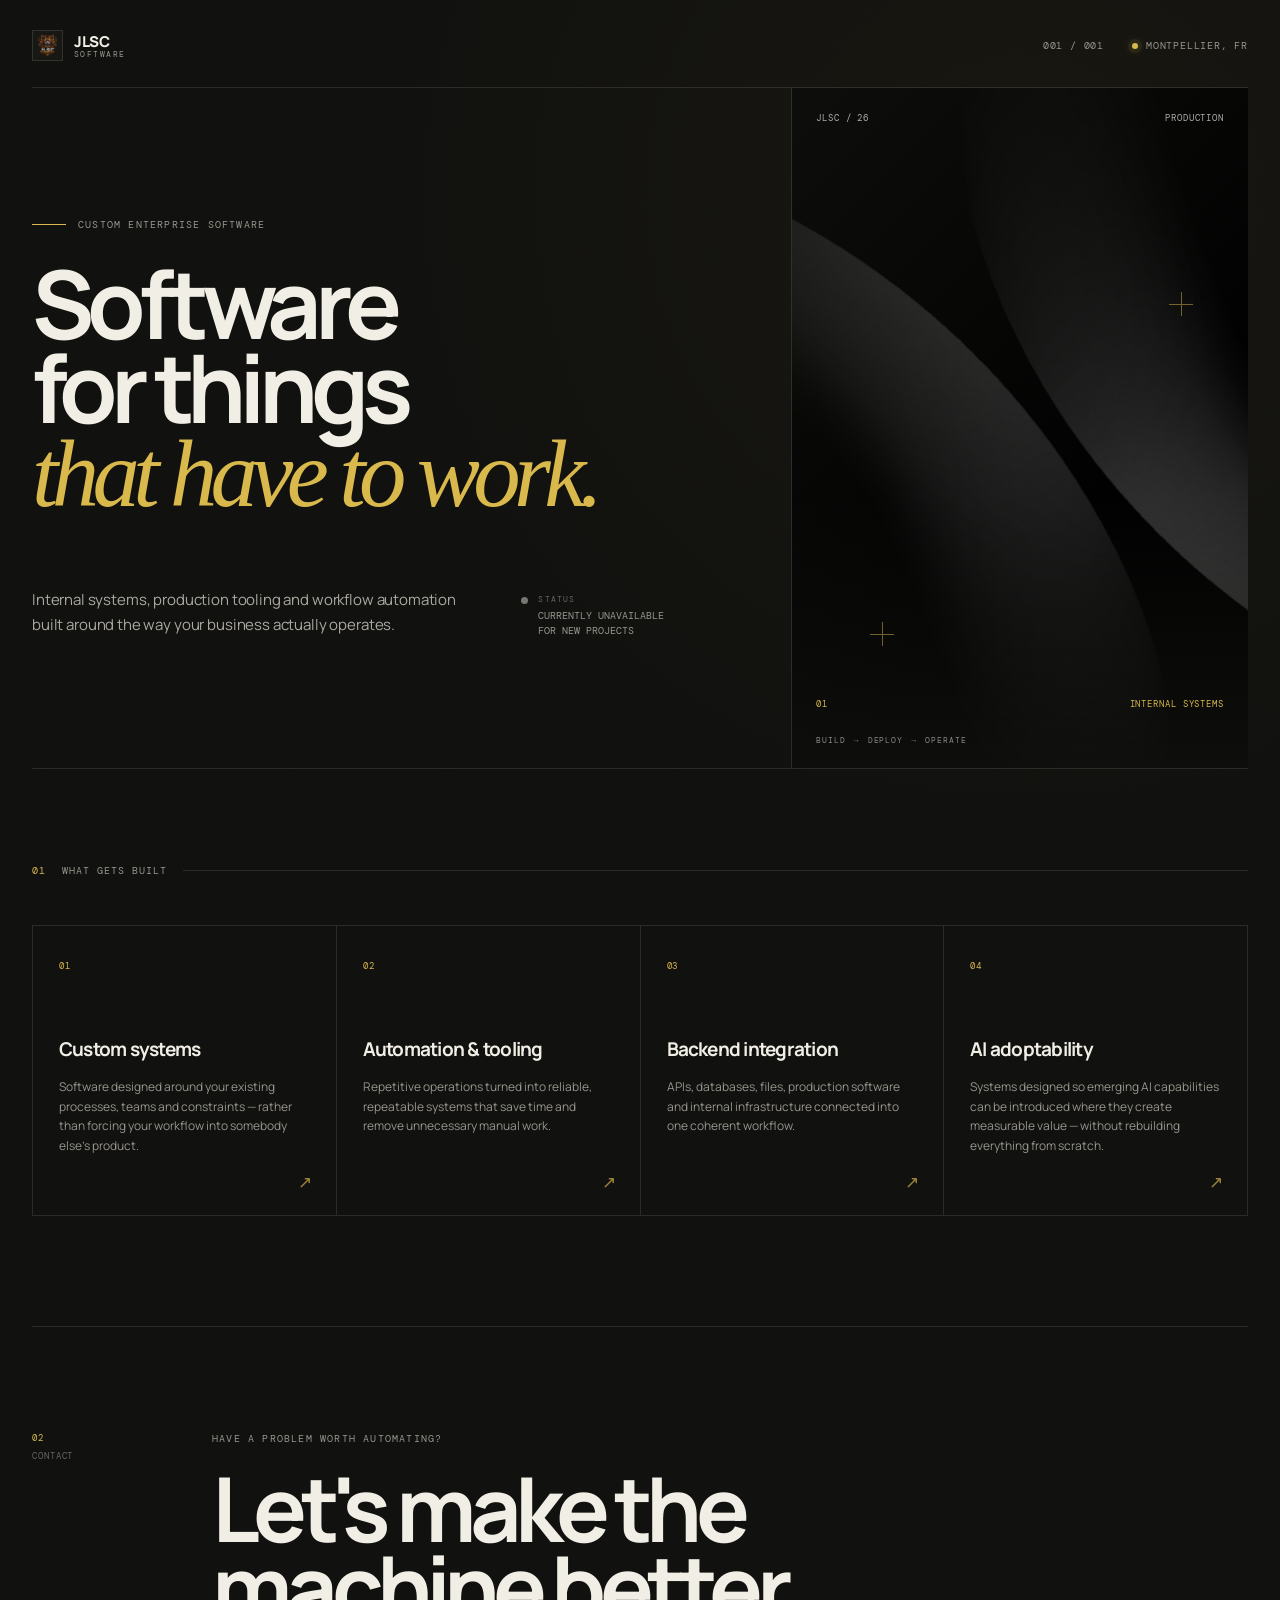
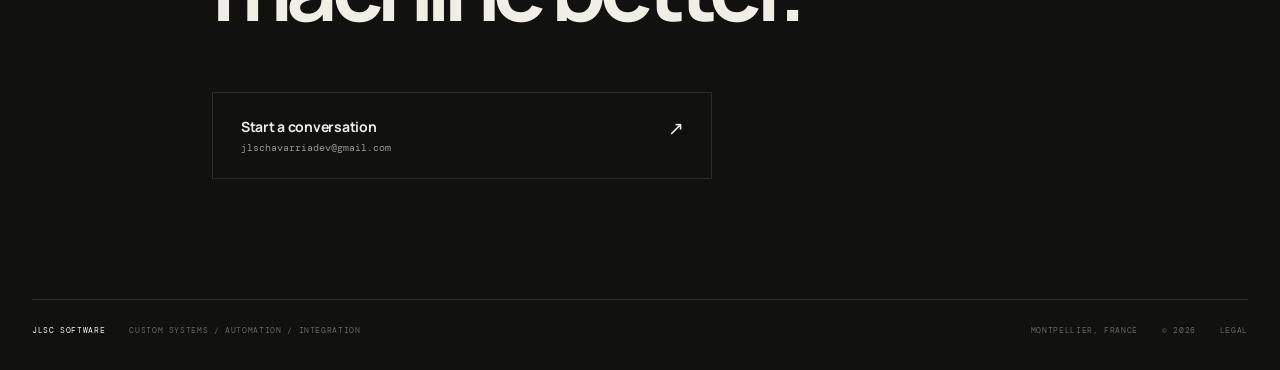
<file: index.html>
<!doctype html>
<html lang="en">

<head>
    <meta charset="utf-8" />
    <meta name="viewport" content="width=device-width, initial-scale=1, viewport-fit=cover" />

    <title>JLSC Software — Systems built for production</title>

    <meta
        name="description"
        content="JLSC Software — Custom internal systems, workflow automation and production tooling. Montpellier, France."
    />

    <meta name="theme-color" content="#11110f" />

    <link rel="icon" type="image/png" sizes="32x32" href="./logo.png" />
    <link rel="apple-touch-icon" sizes="180x180" href="./logo.png" />

    <!-- Fonts -->
    <link rel="preconnect" href="https://fonts.googleapis.com" />
    <link rel="preconnect" href="https://fonts.gstatic.com" crossorigin />

    <link
        href="https://fonts.googleapis.com/css2?family=DM+Mono:wght@300;400;500&family=Manrope:wght@400;500;600;700;800&display=swap"
        rel="stylesheet"
    />

    <style>

        /* =========================================================
           JLSC SOFTWARE
           ========================================================= */

        :root {
            --bg: #11110f;
            --bg-soft: #171714;

            --text: #f1eee5;
            --muted: #97958d;
            --muted-dark: #66655f;

            --accent: #d9b84c;
            --accent-soft: rgba(217, 184, 76, 0.15);

            --line: rgba(241, 238, 229, 0.12);
            --line-soft: rgba(241, 238, 229, 0.07);

            --serif: Georgia, "Times New Roman", serif;

            --sans:
                "Manrope",
                -apple-system,
                BlinkMacSystemFont,
                "Segoe UI",
                sans-serif;

            --mono:
                "DM Mono",
                "SFMono-Regular",
                Consolas,
                monospace;

            --max-width: 1440px;
        }


        /* =========================================================
           RESET
           ========================================================= */

        * {
            box-sizing: border-box;
        }

        html {
            min-height: 100%;
            background: var(--bg);
            scroll-behavior: smooth;
        }

        body {
            min-height: 100vh;
            margin: 0;

            background:
                radial-gradient(
                    circle at 80% 10%,
                    rgba(217, 184, 76, 0.035),
                    transparent 32%
                ),
                var(--bg);

            color: var(--text);

            font-family: var(--sans);

            overflow-x: hidden;
        }

        a {
            color: inherit;
        }

        a,
        button {
            -webkit-tap-highlight-color: transparent;
        }


        /* =========================================================
           ATMOSPHERE
           ========================================================= */

        .noise {
            position: fixed;
            inset: 0;

            z-index: 20;

            pointer-events: none;

            opacity: 0.035;

            background-image: url("data:image/svg+xml,%3Csvg viewBox='0 0 180 180' xmlns='http://www.w3.org/2000/svg'%3E%3Cfilter id='n'%3E%3CfeTurbulence type='fractalNoise' baseFrequency='.9' numOctaves='4' stitchTiles='stitch'/%3E%3C/filter%3E%3Crect width='100%25' height='100%25' filter='url(%23n)' opacity='.8'/%3E%3C/svg%3E");

            mix-blend-mode: soft-light;
        }


        .grid {
            position: fixed;
            inset: 0;

            pointer-events: none;

            opacity: 0.035;

            background-image:
                linear-gradient(
                    90deg,
                    transparent 49.9%,
                    rgba(255,255,255,0.5) 50%,
                    transparent 50.1%
                ),
                linear-gradient(
                    0deg,
                    transparent 49.9%,
                    rgba(255,255,255,0.5) 50%,
                    transparent 50.1%
                );

            background-size: 120px 120px;
        }


        /* =========================================================
           SITE
           ========================================================= */

        .site {
            position: relative;

            width: min(
                var(--max-width),
                calc(100% - 64px)
            );

            margin: 0 auto;

            padding: 30px 0 34px;
        }


        /* =========================================================
           HEADER
           ========================================================= */

        .header {
            display: flex;

            align-items: center;
            justify-content: space-between;

            padding-bottom: 26px;

            border-bottom: 1px solid var(--line);

            animation: appear 0.8s ease both;
        }


        .identity {
            display: inline-flex;

            align-items: center;

            gap: 11px;

            text-decoration: none;
        }


        .identity-mark {
            width: 31px;
            height: 31px;

            display: grid;
            place-items: center;

            overflow: hidden;

            border: 1px solid var(--line);

            background: #171714;
        }


        .identity-mark img {
            width: 100%;
            height: 100%;

            object-fit: contain;
        }


        .identity-text {
            display: flex;

            flex-direction: column;

            gap: 1px;

            line-height: 1;
        }


        .identity-text strong {
            font-size: 15px;

            font-weight: 800;

            letter-spacing: -0.03em;
        }


        .identity-text span {
            color: var(--muted);

            font-family: var(--mono);

            font-size: 8px;

            letter-spacing: 0.18em;
        }


        .header-meta {
            display: flex;

            align-items: center;

            gap: 28px;

            color: var(--muted);

            font-family: var(--mono);

            font-size: 10px;

            letter-spacing: 0.08em;

            text-transform: uppercase;
        }


        .location {
            display: flex;

            align-items: center;

            gap: 8px;
        }


        .location i {
            width: 6px;
            height: 6px;

            border-radius: 50%;

            background: var(--accent);

            box-shadow:
                0 0 0 4px rgba(217,184,76,0.08),
                0 0 12px rgba(217,184,76,0.4);
        }


        /* =========================================================
           HERO
           ========================================================= */

        .hero {
            display: grid;

            grid-template-columns:
                minmax(0, 1.25fr)
                minmax(360px, 0.75fr);

            min-height: 680px;

            border-bottom: 1px solid var(--line);

            animation: appear 0.9s 0.08s ease both;
        }


        .hero-copy {
            display: flex;

            flex-direction: column;

            justify-content: center;

            padding:
                90px
                clamp(40px, 7vw, 110px)
                90px
                0;

            border-right: 1px solid var(--line);
        }


        .eyebrow {
            display: flex;

            align-items: center;

            gap: 12px;

            margin-bottom: 30px;

            color: var(--muted);

            font-family: var(--mono);

            font-size: 10px;

            letter-spacing: 0.12em;

            text-transform: uppercase;
        }


        .eyebrow-line {
            width: 34px;
            height: 1px;

            background: var(--accent);
        }


        .hero h1 {
            max-width: 850px;

            margin: 0;

            font-size:
                clamp(
                    60px,
                    7.4vw,
                    112px
                );

            line-height: 0.88;

            letter-spacing: -0.075em;

            font-weight: 700;
        }


        .hero h1 em {
            color: var(--accent);

            font-family: var(--serif);

            font-weight: 400;

            letter-spacing: -0.07em;
        }


        .hero-bottom {
            display: grid;

            grid-template-columns:
                minmax(240px, 1fr)
                auto;

            gap: 50px;

            align-items: end;

            margin-top: 70px;

            max-width: 760px;
        }


        .intro {
            max-width: 470px;

            margin: 0;

            color: #aaa8a0;

            font-size: 15px;

            line-height: 1.7;

            letter-spacing: -0.01em;
        }


        /* =========================================================
           AVAILABILITY
           ========================================================= */

        .availability {
            display: flex;

            align-items: flex-start;

            gap: 10px;

            min-width: 180px;

            color: var(--muted);

            font-family: var(--mono);

            font-size: 10px;

            line-height: 1.5;

            text-transform: uppercase;
        }


        .availability small {
            display: block;

            margin-bottom: 3px;

            color: var(--muted-dark);

            font-size: 8px;

            letter-spacing: 0.15em;
        }


        .status-dot {
            width: 7px;
            height: 7px;

            flex: 0 0 auto;

            margin-top: 4px;

            border-radius: 50%;

            background: #77766f;
        }


        /* =========================================================
           VISUAL
           ========================================================= */

        .visual {
            position: relative;

            min-height: 680px;

            overflow: hidden;

            background: #181815;

            --mx: 0px;
            --my: 0px;
        }


        .visual-image {
            position: absolute;

            inset: -14px;

            background-image:
                url("./AdobeStock_1867431796.jpeg");

            background-size: cover;

            background-position: center;

            filter:
                grayscale(0.35)
                contrast(1.1)
                brightness(0.62);

            transform:
                translate3d(
                    var(--mx),
                    var(--my),
                    0
                )
                scale(1.035);

            transition:
                transform 0.7s cubic-bezier(.2,.7,.2,1);

            will-change: transform;
        }


        .visual-overlay {
            position: absolute;

            inset: 0;

            background:
                linear-gradient(
                    135deg,
                    rgba(17,17,15,0.8),
                    rgba(17,17,15,0.05) 65%
                ),
                linear-gradient(
                    0deg,
                    rgba(17,17,15,0.8),
                    transparent 40%
                );
        }


        .visual-label {
            position: absolute;

            left: 24px;
            right: 24px;

            display: flex;

            justify-content: space-between;

            color: rgba(241,238,229,0.72);

            font-family: var(--mono);

            font-size: 9px;

            letter-spacing: 0.1em;
        }


        .label-top {
            top: 24px;
        }


        .label-bottom {
            bottom: 58px;

            color: var(--accent);
        }


        .visual-caption {
            position: absolute;

            bottom: 23px;

            left: 24px;

            display: flex;

            gap: 8px;

            color: rgba(241,238,229,0.55);

            font-family: var(--mono);

            font-size: 8px;

            letter-spacing: 0.12em;
        }


        /* Crosshair details */

        .visual-cross {
            position: absolute;

            width: 24px;
            height: 24px;

            opacity: 0.5;
        }


        .visual-cross::before,
        .visual-cross::after {
            content: "";

            position: absolute;

            background: var(--accent);
        }


        .visual-cross::before {
            top: 50%;
            left: 0;
            right: 0;

            height: 1px;
        }


        .visual-cross::after {
            left: 50%;
            top: 0;
            bottom: 0;

            width: 1px;
        }


        .cross-one {
            top: 30%;
            right: 12%;
        }


        .cross-two {
            bottom: 18%;
            left: 17%;
        }


        /* =========================================================
           SERVICES
           ========================================================= */

        .services {
            padding: 95px 0 110px;

            border-bottom: 1px solid var(--line);
        }


        .section-heading {
            display: flex;

            align-items: center;

            gap: 16px;

            margin-bottom: 48px;

            color: var(--muted);

            font-family: var(--mono);

            font-size: 10px;

            letter-spacing: 0.1em;

            text-transform: uppercase;
        }


        .section-number {
            color: var(--accent);
        }


        .section-title {
            white-space: nowrap;
        }


        .section-rule {
            width: 100%;
            height: 1px;

            background: var(--line);
        }


        .service-grid {
            display: grid;

            grid-template-columns:
                repeat(4, 1fr);

            border-top: 1px solid var(--line);

            border-left: 1px solid var(--line);
        }


        .service {
            position: relative;

            min-height: 290px;

            padding: 26px;

            border-right: 1px solid var(--line);
            border-bottom: 1px solid var(--line);

            transition:
                background 0.3s ease,
                transform 0.3s ease;
        }


        .service:hover {
            background: rgba(217,184,76,0.035);

            transform: translateY(-3px);
        }


        .service-number {
            color: var(--accent);

            font-family: var(--mono);

            font-size: 9px;

            letter-spacing: 0.1em;
        }


        .service h2 {
            margin:
                65px 0 17px;

            max-width: 210px;

            font-size: 19px;

            line-height: 1.1;

            letter-spacing: -0.04em;
        }


        .service p {
            max-width: 250px;

            margin: 0;

            color: var(--muted);

            font-size: 12px;

            line-height: 1.65;
        }


        .service-arrow {
            position: absolute;

            right: 24px;
            bottom: 22px;

            color: var(--accent);

            font-size: 17px;

            opacity: 0.7;

            transition:
                transform 0.3s ease;
        }


        .service:hover .service-arrow {
            transform:
                translate(3px, -3px);
        }


        /* =========================================================
           CONTACT
           ========================================================= */

        .contact {
            display: grid;

            grid-template-columns: 180px 1fr;

            padding: 105px 0 120px;
        }


        .contact-index {
            display: flex;

            flex-direction: column;

            gap: 6px;

            color: var(--muted-dark);

            font-family: var(--mono);

            font-size: 9px;

            letter-spacing: 0.1em;
        }


        .contact-index span:first-child {
            color: var(--accent);
        }


        .contact-main {
            max-width: 850px;
        }


        .contact-kicker {
            margin: 0 0 24px;

            color: var(--muted);

            font-family: var(--mono);

            font-size: 10px;

            letter-spacing: 0.12em;

            text-transform: uppercase;
        }


        .contact h2 {
            margin: 0;

            font-size:
                clamp(
                    52px,
                    7vw,
                    104px
                );

            line-height: 0.88;

            letter-spacing: -0.075em;
        }


        .contact-button {
            position: relative;

            display: flex;

            flex-direction: column;

            width: min(500px, 100%);

            margin-top: 65px;

            padding: 24px 28px;

            overflow: hidden;

            border: 1px solid var(--line);

            background: transparent;

            text-decoration: none;

            transition:
                border-color 0.3s ease,
                background 0.3s ease;
        }


        .contact-button::before {
            content: "";

            position: absolute;

            inset: 0;

            width: 0;

            background: var(--accent);

            transition:
                width 0.45s cubic-bezier(.2,.7,.2,1);
        }


        .contact-button:hover::before {
            width: 100%;
        }


        .button-label,
        .button-email,
        .button-arrow {
            position: relative;

            z-index: 1;
        }


        .button-label {
            font-size: 14px;

            font-weight: 700;

            letter-spacing: -0.02em;

            transition:
                color 0.3s ease;
        }


        .button-email {
            margin-top: 5px;

            color: var(--muted);

            font-family: var(--mono);

            font-size: 10px;

            transition:
                color 0.3s ease;
        }


        .button-arrow {
            position: absolute;

            top: 22px;
            right: 27px;

            font-size: 19px;

            transition:
                color 0.3s ease,
                transform 0.3s ease;
        }


        .contact-button:hover .button-label,
        .contact-button:hover .button-email,
        .contact-button:hover .button-arrow {
            color: #171714;
        }


        .contact-button:hover .button-arrow {
            transform:
                translate(3px, -3px);
        }


        /* =========================================================
           FOOTER
           ========================================================= */

        .footer {
            display: flex;

            align-items: flex-end;
            justify-content: space-between;

            padding-top: 24px;

            border-top: 1px solid var(--line);

            color: var(--muted-dark);

            font-family: var(--mono);

            font-size: 8px;

            line-height: 1.5;

            letter-spacing: 0.08em;

            text-transform: uppercase;
        }


        .footer-left,
        .footer-right {
            display: flex;

            gap: 24px;

            align-items: center;
        }


        .footer-brand {
            color: var(--text);
        }


        .footer a {
            text-decoration: none;

            transition:
                color 0.2s ease;
        }


        .footer a:hover {
            color: var(--accent);
        }


        /* =========================================================
           ANIMATION
           ========================================================= */

        @keyframes appear {

            from {
                opacity: 0;

                transform:
                    translateY(12px);
            }

            to {
                opacity: 1;

                transform:
                    translateY(0);
            }

        }


        @media (prefers-reduced-motion: reduce) {

            *,
            *::before,
            *::after {

                animation-duration: 0.01ms !important;
                animation-iteration-count: 1 !important;
                transition-duration: 0.01ms !important;

            }

        }


        /* =========================================================
           TABLET
           ========================================================= */

        @media (max-width: 1050px) {

            .site {
                width:
                    min(
                        100% - 42px,
                        var(--max-width)
                    );
            }


            .hero {
                grid-template-columns:
                    minmax(0, 1fr)
                    minmax(300px, 0.65fr);
            }


            .hero-copy {
                padding-right: 50px;
            }


            .hero-bottom {
                grid-template-columns: 1fr;

                gap: 30px;

                margin-top: 55px;
            }


            .service-grid {
                grid-template-columns:
                    repeat(2, 1fr);
            }

        }


        /* =========================================================
           MOBILE
           ========================================================= */

        @media (max-width: 720px) {

            .site {
                width:
                    calc(100% - 32px);

                padding-top: 18px;
            }


            .header {
                padding-bottom: 18px;
            }


            .header-index {
                display: none;
            }


            .header-meta {
                font-size: 8px;
            }


            .hero {
                display: flex;

                flex-direction: column;

                min-height: auto;
            }


            .hero-copy {
                padding:
                    70px
                    0
                    55px;

                border-right: none;
            }


            .hero h1 {
                font-size:
                    clamp(
                        52px,
                        16vw,
                        82px
                    );
            }


            .hero-bottom {
                margin-top: 45px;
            }


            .intro {
                font-size: 14px;
            }


            .visual {
                min-height: 420px;
            }


            .services {
                padding:
                    70px 0 75px;
            }


            .service-grid {
                grid-template-columns: 1fr;
            }


            .service {
                min-height: 245px;
            }


            .service h2 {
                margin-top: 50px;
            }


            .contact {
                display: block;

                padding:
                    75px
                    0
                    85px;
            }


            .contact-index {
                margin-bottom: 50px;
            }


            .contact h2 {
                font-size:
                    clamp(
                        52px,
                        15vw,
                        76px
                    );
            }


            .contact-button {
                margin-top: 45px;
            }


            .footer {
                flex-direction: column;

                align-items: flex-start;

                gap: 18px;

                padding-bottom: 12px;
            }


            .footer-left,
            .footer-right {
                flex-wrap: wrap;

                gap: 10px 18px;
            }

        }


        /* =========================================================
           SMALL MOBILE
           ========================================================= */

        @media (max-width: 420px) {

            .site {
                width:
                    calc(100% - 24px);
            }


            .identity-mark {
                width: 27px;
                height: 27px;
            }


            .identity-text strong {
                font-size: 13px;
            }


            .location {
                font-size: 8px;
            }


            .hero-copy {
                padding-top: 55px;
            }


            .hero h1 {
                font-size: 49px;
            }


            .visual {
                min-height: 340px;
            }


            .visual-caption {
                font-size: 7px;

                gap: 5px;
            }


            .contact h2 {
                font-size: 48px;
            }


            .button-arrow {
                right: 18px;
            }

        }

    </style>
</head>


<body>

    <div class="noise" aria-hidden="true"></div>

    <div class="grid" aria-hidden="true"></div>


    <main class="site">


        <!-- HEADER -->

        <header class="header">

            <a
                class="identity"
                href="/"
                aria-label="JLSC Software home"
            >

                <span class="identity-mark">
                    <img
                        src="./logo.png"
                        alt=""
                    />
                </span>

                <span class="identity-text">
                    <strong>JLSC</strong>
                    <span>SOFTWARE</span>
                </span>

            </a>


            <div class="header-meta">

                <span class="header-index">
                    001 / 001
                </span>

                <span class="location">
                    <i></i>
                    Montpellier, FR
                </span>

            </div>

        </header>


        <!-- HERO -->

        <section class="hero">


            <div class="hero-copy">

                <div class="eyebrow">

                    <span class="eyebrow-line"></span>

                    <span>
                        Custom enterprise software
                    </span>

                </div>


                <h1>
                    Software<br />
                    for things<br />
                    <em>that have to work.</em>
                </h1>


                <div class="hero-bottom">

                    <p class="intro">
                        Internal systems, production tooling and workflow
                        automation built around the way your business
                        actually operates.
                    </p>


                    <div class="availability">

                        <span class="status-dot"></span>

                        <span>

                            <small>
                                STATUS
                            </small>

                            Currently unavailable<br />
                            for new projects

                        </span>

                    </div>

                </div>

            </div>


            <!-- VISUAL -->

            <div class="visual">

                <div class="visual-image"></div>

                <div class="visual-overlay"></div>


                <div class="visual-label label-top">

                    <span>
                        JLSC / 26
                    </span>

                    <span>
                        PRODUCTION
                    </span>

                </div>


                <div class="visual-label label-bottom">

                    <span>
                        01
                    </span>

                    <span>
                        INTERNAL SYSTEMS
                    </span>

                </div>


                <div class="visual-cross cross-one"></div>

                <div class="visual-cross cross-two"></div>


                <div class="visual-caption">

                    <span>BUILD</span>
                    <span>→</span>
                    <span>DEPLOY</span>
                    <span>→</span>
                    <span>OPERATE</span>

                </div>

            </div>

        </section>


        <!-- SERVICES -->

        <section class="services">

            <div class="section-heading">

                <span class="section-number">
                    01
                </span>

                <span class="section-title">
                    What gets built
                </span>

                <span class="section-rule"></span>

            </div>


            <div class="service-grid">


                <article class="service">

                    <span class="service-number">
                        01
                    </span>

                    <h2>
                        Custom systems
                    </h2>

                    <p>
                        Software designed around your existing processes,
                        teams and constraints — rather than forcing your
                        workflow into somebody else's product.
                    </p>

                    <span class="service-arrow">
                        ↗
                    </span>

                </article>


                <article class="service">

                    <span class="service-number">
                        02
                    </span>

                    <h2>
                        Automation & tooling
                    </h2>

                    <p>
                        Repetitive operations turned into reliable,
                        repeatable systems that save time and remove
                        unnecessary manual work.
                    </p>

                    <span class="service-arrow">
                        ↗
                    </span>

                </article>


                <article class="service">

                    <span class="service-number">
                        03
                    </span>

                    <h2>
                        Backend integration
                    </h2>

                    <p>
                        APIs, databases, files, production software and
                        internal infrastructure connected into one coherent
                        workflow.
                    </p>

                    <span class="service-arrow">
                        ↗
                    </span>

                </article>


                <article class="service">

                    <span class="service-number">
                        04
                    </span>

                    <h2>
                        AI adoptability
                    </h2>

                    <p>
                        Systems designed so emerging AI capabilities can be
                        introduced where they create measurable value —
                        without rebuilding everything from scratch.
                    </p>

                    <span class="service-arrow">
                        ↗
                    </span>

                </article>

            </div>

        </section>


        <!-- CONTACT -->

        <section class="contact">

            <div class="contact-index">

                <span>
                    02
                </span>

                <span>
                    CONTACT
                </span>

            </div>


            <div class="contact-main">

                <p class="contact-kicker">
                    Have a problem worth automating?
                </p>


                <h2>
                    Let's make the<br />
                    machine better.
                </h2>


                <a
                    class="contact-button"
                    href="mailto:jlschavarriadev@gmail.com"
                >

                    <span class="button-label">
                        Start a conversation
                    </span>

                    <span class="button-email">
                        jlschavarriadev@gmail.com
                    </span>

                    <span class="button-arrow">
                        ↗
                    </span>

                </a>

            </div>

        </section>


        <!-- FOOTER -->

        <footer class="footer">

            <div class="footer-left">

                <span class="footer-brand">
                    JLSC SOFTWARE
                </span>

                <span>
                    Custom systems / automation / integration
                </span>

            </div>


            <div class="footer-right">

                <span>
                    Montpellier, France
                </span>

                <span>
                    © <span id="year"></span>
                </span>

                <a href="./legal.html">
                    Legal
                </a>

            </div>

        </footer>

    </main>


    <script>

        document.getElementById("year").textContent =
            new Date().getFullYear();


        /*
         * Subtle image parallax.
         * Disabled automatically on touch devices.
         */

        const visual =
            document.querySelector(".visual");


        if (
            visual &&
            window.matchMedia("(pointer: fine)").matches
        ) {

            visual.addEventListener(
                "mousemove",
                (event) => {

                    const rect =
                        visual.getBoundingClientRect();


                    const x =
                        (
                            (event.clientX - rect.left)
                            / rect.width
                            - 0.5
                        ) * 2;


                    const y =
                        (
                            (event.clientY - rect.top)
                            / rect.height
                            - 0.5
                        ) * 2;


                    visual.style.setProperty(
                        "--mx",
                        `${x * 8}px`
                    );


                    visual.style.setProperty(
                        "--my",
                        `${y * 8}px`
                    );

                }
            );


            visual.addEventListener(
                "mouseleave",
                () => {

                    visual.style.setProperty(
                        "--mx",
                        "0px"
                    );

                    visual.style.setProperty(
                        "--my",
                        "0px"
                    );

                }
            );

        }

    </script>

</body>

</html>
</file>
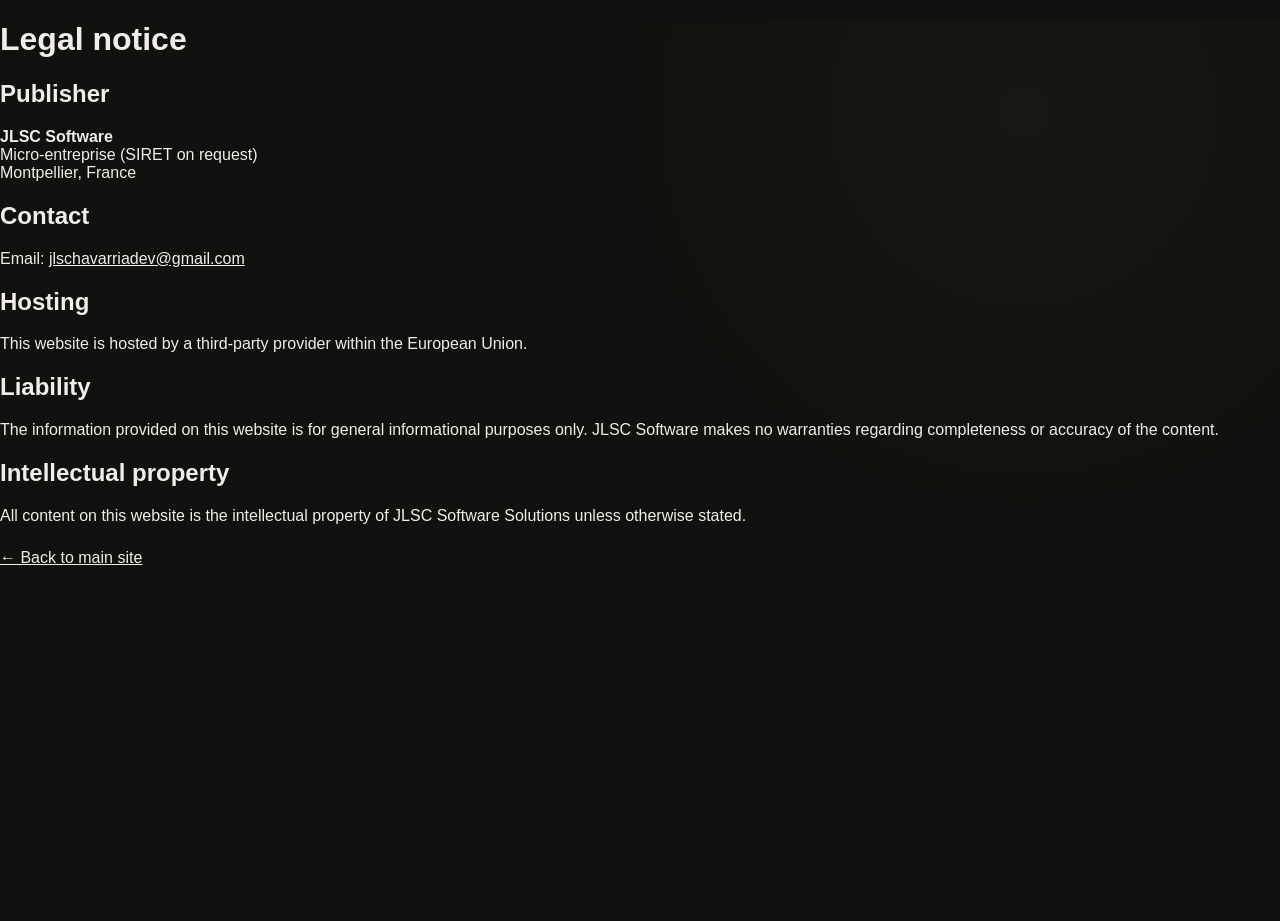
<file: legal.html>
<!doctype html>
<html lang="en">
<head>
  <meta charset="utf-8" />
  <meta name="viewport" content="width=device-width,initial-scale=1" />
  <title>Legal notice — JLSC Software</title>
  <meta name="theme-color" content="#07090b" />
  <link rel="stylesheet" href="styles.css">
</head>
<body class="legal-page">
  <main class="legal-container" role="main" aria-labelledby="legal-title">
    <h1 id="legal-title">Legal notice</h1>

    <section>
      <h2>Publisher</h2>
      <p><strong>JLSC Software</strong><br>
      Micro-entreprise (SIRET on request)<br>
      Montpellier, France</p>
    </section>

    <section>
      <h2>Contact</h2>
      <p>Email: <a href="mailto:jlschavarriadev@gmail.com">jlschavarriadev@gmail.com</a></p>
    </section>

    <section>
      <h2>Hosting</h2>
      <p>This website is hosted by a third-party provider within the European Union.</p>
    </section>

    <section>
      <h2>Liability</h2>
      <p>The information provided on this website is for general informational purposes only.
      JLSC Software makes no warranties regarding completeness or accuracy of the content.</p>
    </section>

    <section>
      <h2>Intellectual property</h2>
      <p>All content on this website is the intellectual property of JLSC Software Solutions unless otherwise stated.</p>
    </section>

    <footer style="margin-top:24px">
      <a href="/">← Back to main site</a>
    </footer>
  </main>
</body>
</html>
</file>
<file: styles.css>
/* =========================================================
   JLSC SOFTWARE
   Visual system
   ========================================================= */

:root {

    --bg: #11110f;
    --bg-soft: #171714;

    --text: #f1eee5;
    --muted: #97958d;
    --muted-dark: #66655f;

    --accent: #d9b84c;
    --accent-soft: rgba(217, 184, 76, 0.15);

    --line: rgba(241, 238, 229, 0.12);
    --line-soft: rgba(241, 238, 229, 0.07);

    --serif: Georgia, "Times New Roman", serif;

    --sans:
        "Manrope",
        -apple-system,
        BlinkMacSystemFont,
        "Segoe UI",
        sans-serif;

    --mono:
        "DM Mono",
        "SFMono-Regular",
        Consolas,
        monospace;

    --max-width: 1440px;
}


/* =========================================================
   RESET
   ========================================================= */

* {
    box-sizing: border-box;
}

html {
    min-height: 100%;
    background: var(--bg);
    scroll-behavior: smooth;
}

body {
    min-height: 100vh;
    margin: 0;

    background:
        radial-gradient(
            circle at 80% 10%,
            rgba(217, 184, 76, 0.035),
            transparent 32%
        ),
        var(--bg);

    color: var(--text);

    font-family: var(--sans);

    overflow-x: hidden;
}

a {
    color: inherit;
}

button,
a {
    -webkit-tap-highlight-color: transparent;
}


/* =========================================================
   ATMOSPHERE
   ========================================================= */

.noise {

    position: fixed;
    inset: 0;

    z-index: 20;

    pointer-events: none;

    opacity: 0.035;

    background-image: url("data:image/svg+xml,%3Csvg viewBox='0 0 180 180' xmlns='http://www.w3.org/2000/svg'%3E%3Cfilter id='n'%3E%3CfeTurbulence type='fractalNoise' baseFrequency='.9' numOctaves='4' stitchTiles='stitch'/%3E%3C/filter%3E%3Crect width='100%25' height='100%25' filter='url(%23n)' opacity='.8'/%3E%3C/svg%3E");

    mix-blend-mode: soft-light;
}


.grid {

    position: fixed;
    inset: 0;

    pointer-events: none;

    opacity: 0.035;

    background-image:
        linear-gradient(
            90deg,
            transparent 49.9%,
            rgba(255,255,255,0.5) 50%,
            transparent 50.1%
        ),
        linear-gradient(
            0deg,
            transparent 49.9%,
            rgba(255,255,255,0.5) 50%,
            transparent 50.1%
        );

    background-size: 120px 120px;
}


/* =========================================================
   SITE
   ========================================================= */

.site {

    position: relative;

    width: min(
        var(--max-width),
        calc(100% - 64px)
    );

    margin: 0 auto;

    padding: 30px 0 34px;
}


/* =========================================================
   HEADER
   ========================================================= */

.header {

    display: flex;

    align-items: center;
    justify-content: space-between;

    padding-bottom: 26px;

    border-bottom: 1px solid var(--line);

    animation: appear 0.8s ease both;
}


.identity {

    display: inline-flex;

    align-items: center;

    gap: 11px;

    text-decoration: none;
}


.identity-mark {

    width: 31px;
    height: 31px;

    display: grid;
    place-items: center;

    overflow: hidden;

    border: 1px solid var(--line);

    background: #171714;
}


.identity-mark img {

    width: 100%;
    height: 100%;

    object-fit: contain;
}


.identity-text {

    display: flex;

    flex-direction: column;

    gap: 1px;

    line-height: 1;
}


.identity-text strong {

    font-size: 15px;

    font-weight: 800;

    letter-spacing: -0.03em;
}


.identity-text span {

    color: var(--muted);

    font-family: var(--mono);

    font-size: 8px;

    letter-spacing: 0.18em;
}


.header-meta {

    display: flex;

    align-items: center;

    gap: 28px;

    color: var(--muted);

    font-family: var(--mono);

    font-size: 10px;

    letter-spacing: 0.08em;

    text-transform: uppercase;
}


.location {

    display: flex;

    align-items: center;

    gap: 8px;
}


.location i {

    width: 6px;
    height: 6px;

    border-radius: 50%;

    background: var(--accent);

    box-shadow:
        0 0 0 4px rgba(217,184,76,0.08),
        0 0 12px rgba(217,184,76,0.4);
}


/* =========================================================
   HERO
   ========================================================= */

.hero {

    display: grid;

    grid-template-columns:
        minmax(0, 1.25fr)
        minmax(360px, 0.75fr);

    min-height: 680px;

    border-bottom: 1px solid var(--line);

    animation: appear 0.9s 0.08s ease both;
}


/* ---------------------------------------------------------
   HERO COPY
   --------------------------------------------------------- */

.hero-copy {

    display: flex;

    flex-direction: column;

    justify-content: center;

    padding:
        90px
        clamp(40px, 7vw, 110px)
        90px
        0;

    border-right: 1px solid var(--line);
}


.eyebrow {

    display: flex;

    align-items: center;

    gap: 12px;

    margin-bottom: 30px;

    color: var(--muted);

    font-family: var(--mono);

    font-size: 10px;

    letter-spacing: 0.12em;

    text-transform: uppercase;
}


.eyebrow-line {

    width: 34px;
    height: 1px;

    background: var(--accent);
}


.hero h1 {

    max-width: 850px;

    margin: 0;

    font-size:
        clamp(
            60px,
            7.4vw,
            112px
        );

    line-height: 0.88;

    letter-spacing: -0.075em;

    font-weight: 700;
}


.hero h1 em {

    color: var(--accent);

    font-family: var(--serif);

    font-weight: 400;

    letter-spacing: -0.07em;
}


.hero-bottom {

    display: grid;

    grid-template-columns:
        minmax(240px, 1fr)
        auto;

    gap: 50px;

    align-items: end;

    margin-top: 70px;

    max-width: 760px;
}


.intro {

    max-width: 470px;

    margin: 0;

    color: #aaa8a0;

    font-size: 15px;

    line-height: 1.7;

    letter-spacing: -0.01em;
}


/* ---------------------------------------------------------
   AVAILABILITY
   --------------------------------------------------------- */

.availability {

    display: flex;

    align-items: flex-start;

    gap: 10px;

    min-width: 180px;

    color: var(--muted);

    font-family: var(--mono);

    font-size: 10px;

    line-height: 1.5;

    text-transform: uppercase;
}


.availability small {

    display: block;

    margin-bottom: 3px;

    color: var(--muted-dark);

    font-size: 8px;

    letter-spacing: 0.15em;
}


.status-dot {

    width: 7px;
    height: 7px;

    flex: 0 0 auto;

    margin-top: 4px;

    border-radius: 50%;

    background: #77766f;
}


/* =========================================================
   VISUAL
   ========================================================= */

.visual {

    position: relative;

    min-height: 680px;

    overflow: hidden;

    background: #181815;

    --mx: 0px;
    --my: 0px;
}


.visual-image {

    position: absolute;

    inset: -14px;

    background-image:
        url("./AdobeStock_1867431796.jpeg");

    background-size: cover;

    background-position: center;

    filter:
        grayscale(0.35)
        contrast(1.1)
        brightness(0.62);

    transform:
        translate3d(
            var(--mx),
            var(--my),
            0
        )
        scale(1.035);

    transition:
        transform 0.7s cubic-bezier(.2,.7,.2,1);

    will-change: transform;
}


.visual-overlay {

    position: absolute;

    inset: 0;

    background:
        linear-gradient(
            135deg,
            rgba(17,17,15,0.8),
            rgba(17,17,15,0.05) 65%
        ),
        linear-gradient(
            0deg,
            rgba(17,17,15,0.8),
            transparent 40%
        );
}


.visual-label {

    position: absolute;

    left: 24px;
    right: 24px;

    display: flex;

    justify-content: space-between;

    color: rgba(241,238,229,0.72);

    font-family: var(--mono);

    font-size: 9px;

    letter-spacing: 0.1em;
}


.label-top {

    top: 24px;
}


.label-bottom {

    bottom: 58px;

    color: var(--accent);
}


.visual-caption {

    position: absolute;

    bottom: 23px;

    left: 24px;

    display: flex;

    gap: 8px;

    color: rgba(241,238,229,0.55);

    font-family: var(--mono);

    font-size: 8px;

    letter-spacing: 0.12em;
}


/* ---------------------------------------------------------
   Crosshair details
   --------------------------------------------------------- */

.visual-cross {

    position: absolute;

    width: 24px;
    height: 24px;

    opacity: 0.5;
}


.visual-cross::before,
.visual-cross::after {

    content: "";

    position: absolute;

    background: var(--accent);
}


.visual-cross::before {

    top: 50%;
    left: 0;
    right: 0;

    height: 1px;
}


.visual-cross::after {

    left: 50%;
    top: 0;
    bottom: 0;

    width: 1px;
}


.cross-one {

    top: 30%;
    right: 12%;
}


.cross-two {

    bottom: 18%;
    left: 17%;
}


/* =========================================================
   SERVICES
   ========================================================= */

.services {

    padding: 95px 0 110px;

    border-bottom: 1px solid var(--line);
}


.section-heading {

    display: flex;

    align-items: center;

    gap: 16px;

    margin-bottom: 48px;

    color: var(--muted);

    font-family: var(--mono);

    font-size: 10px;

    letter-spacing: 0.1em;

    text-transform: uppercase;
}


.section-number {

    color: var(--accent);
}


.section-title {

    white-space: nowrap;
}


.section-rule {

    width: 100%;
    height: 1px;

    background: var(--line);
}


/* ---------------------------------------------------------
   SERVICE GRID
   --------------------------------------------------------- */

.service-grid {

    display: grid;

    grid-template-columns:
        repeat(4, 1fr);

    border-top: 1px solid var(--line);

    border-left: 1px solid var(--line);
}


.service {

    position: relative;

    min-height: 290px;

    padding: 26px;

    border-right: 1px solid var(--line);
    border-bottom: 1px solid var(--line);

    transition:
        background 0.3s ease,
        transform 0.3s ease;
}


.service:hover {

    background: rgba(217,184,76,0.035);

    transform: translateY(-3px);
}


.service-number {

    color: var(--accent);

    font-family: var(--mono);

    font-size: 9px;

    letter-spacing: 0.1em;
}


.service h2 {

    margin:
        65px 0 17px;

    max-width: 210px;

    font-size: 19px;

    line-height: 1.1;

    letter-spacing: -0.04em;
}


.service p {

    max-width: 250px;

    margin: 0;

    color: var(--muted);

    font-size: 12px;

    line-height: 1.65;
}


.service-arrow {

    position: absolute;

    right: 24px;
    bottom: 22px;

    color: var(--accent);

    font-size: 17px;

    opacity: 0.7;

    transition:
        transform 0.3s ease;
}


.service:hover .service-arrow {

    transform:
        translate(3px, -3px);
}


/* =========================================================
   CONTACT
   ========================================================= */

.contact {

    display: grid;

    grid-template-columns: 180px 1fr;

    padding: 105px 0 120px;
}


.contact-index {

    display: flex;

    flex-direction: column;

    gap: 6px;

    color: var(--muted-dark);

    font-family: var(--mono);

    font-size: 9px;

    letter-spacing: 0.1em;
}


.contact-index span:first-child {

    color: var(--accent);
}


.contact-main {

    max-width: 850px;
}


.contact-kicker {

    margin: 0 0 24px;

    color: var(--muted);

    font-family: var(--mono);

    font-size: 10px;

    letter-spacing: 0.12em;

    text-transform: uppercase;
}


.contact h2 {

    margin: 0;

    font-size:
        clamp(
            52px,
            7vw,
            104px
        );

    line-height: 0.88;

    letter-spacing: -0.075em;
}


.contact-button {

    position: relative;

    display: flex;

    flex-direction: column;

    width: min(500px, 100%);

    margin-top: 65px;

    padding: 24px 28px;

    overflow: hidden;

    border: 1px solid var(--line);

    background: transparent;

    text-decoration: none;

    transition:
        border-color 0.3s ease,
        background 0.3s ease;
}


.contact-button::before {

    content: "";

    position: absolute;

    inset: 0;

    width: 0;

    background: var(--accent);

    transition:
        width 0.45s cubic-bezier(.2,.7,.2,1);
}


.contact-button:hover::before {

    width: 100%;
}


.button-label,
.button-email,
.button-arrow {

    position: relative;

    z-index: 1;
}


.button-label {

    font-size: 14px;

    font-weight: 700;

    letter-spacing: -0.02em;

    transition:
        color 0.3s ease;
}


.button-email {

    margin-top: 5px;

    color: var(--muted);

    font-family: var(--mono);

    font-size: 10px;

    transition:
        color 0.3s ease;
}


.button-arrow {

    position: absolute;

    top: 22px;
    right: 27px;

    font-size: 19px;

    transition:
        color 0.3s ease,
        transform 0.3s ease;
}


.contact-button:hover .button-label,
.contact-button:hover .button-email,
.contact-button:hover .button-arrow {

    color: #171714;
}


.contact-button:hover .button-arrow {

    transform:
        translate(3px, -3px);
}


/* =========================================================
   FOOTER
   ========================================================= */

.footer {

    display: flex;

    align-items: flex-end;
    justify-content: space-between;

    padding-top: 24px;

    border-top: 1px solid var(--line);

    color: var(--muted-dark);

    font-family: var(--mono);

    font-size: 8px;

    line-height: 1.5;

    letter-spacing: 0.08em;

    text-transform: uppercase;
}


.footer-left,
.footer-right {

    display: flex;

    gap: 24px;

    align-items: center;
}


.footer-brand {

    color: var(--text);
}


.footer a {

    text-decoration: none;

    transition:
        color 0.2s ease;
}


.footer a:hover {

    color: var(--accent);
}


/* =========================================================
   ANIMATION
   ========================================================= */

@keyframes appear {

    from {

        opacity: 0;

        transform:
            translateY(12px);

    }

    to {

        opacity: 1;

        transform:
            translateY(0);

    }

}


/* =========================================================
   REDUCED MOTION
   ========================================================= */

@media (prefers-reduced-motion: reduce) {

    *,
    *::before,
    *::after {

        animation-duration: 0.01ms !important;
        animation-iteration-count: 1 !important;
        transition-duration: 0.01ms !important;

    }

}


/* =========================================================
   TABLET
   ========================================================= */

@media (max-width: 1050px) {

    .site {

        width:
            min(
                100% - 42px,
                var(--max-width)
            );

    }


    .hero {

        grid-template-columns:
            1fr 0.65fr;

    }


    .hero-copy {

        padding-right: 50px;

    }


    .hero-bottom {

        grid-template-columns: 1fr;

        gap: 30px;

        margin-top: 55px;

    }


    .service-grid {

        grid-template-columns:
            repeat(2, 1fr);

    }

}


/* =========================================================
   MOBILE
   ========================================================= */

@media (max-width: 720px) {

    body {

        background:
            radial-gradient(
                circle at 80% 5%,
                rgba(217,184,76,0.04),
                transparent 40%
            ),
            var(--bg);

    }


    .site {

        width:
            calc(100% - 32px);

        padding-top: 18px;

    }


    .header {

        padding-bottom: 18px;

    }


    .header-index {

        display: none;

    }


    .header-meta {

        font-size: 8px;

    }


    .hero {

        display: flex;

        flex-direction: column;

        min-height: auto;

    }


    .hero-copy {

        padding:
            70px
            0
            55px;

        border-right: none;

    }


    .hero h1 {

        font-size:
            clamp(
                52px,
                16vw,
                82px
            );

    }


    .hero-bottom {

        margin-top: 45px;

    }


    .intro {

        font-size: 14px;

    }


    .visual {

        min-height: 420px;

        margin:
            0
            0
            0;

    }


    .services {

        padding:
            70px 0 75px;

    }


    .service-grid {

        grid-template-columns: 1fr;

    }


    .service {

        min-height: 245px;

    }


    .service h2 {

        margin-top: 50px;

    }


    .contact {

        display: block;

        padding:
            75px
            0
            85px;

    }


    .contact-index {

        margin-bottom: 50px;

    }


    .contact h2 {

        font-size:
            clamp(
                52px,
                15vw,
                76px
            );

    }


    .contact-button {

        margin-top: 45px;

    }


    .footer {

        flex-direction: column;

        align-items: flex-start;

        gap: 18px;

        padding-bottom: 12px;

    }


    .footer-left,
    .footer-right {

        flex-wrap: wrap;

        gap: 10px 18px;

    }

}


/* =========================================================
   SMALL MOBILE
   ========================================================= */

@media (max-width: 420px) {

    .site {

        width:
            calc(100% - 24px);

    }


    .identity-mark {

        width: 27px;
        height: 27px;

    }


    .identity-text strong {

        font-size: 13px;

    }


    .location {

        font-size: 8px;

    }


    .hero-copy {

        padding-top: 55px;

    }


    .hero h1 {

        font-size: 49px;

    }


    .visual {

        min-height: 340px;

    }


    .visual-caption {

        font-size: 7px;

        gap: 5px;

    }


    .contact h2 {

        font-size: 48px;

    }


    .button-arrow {

        right: 18px;

    }

}
</file>
